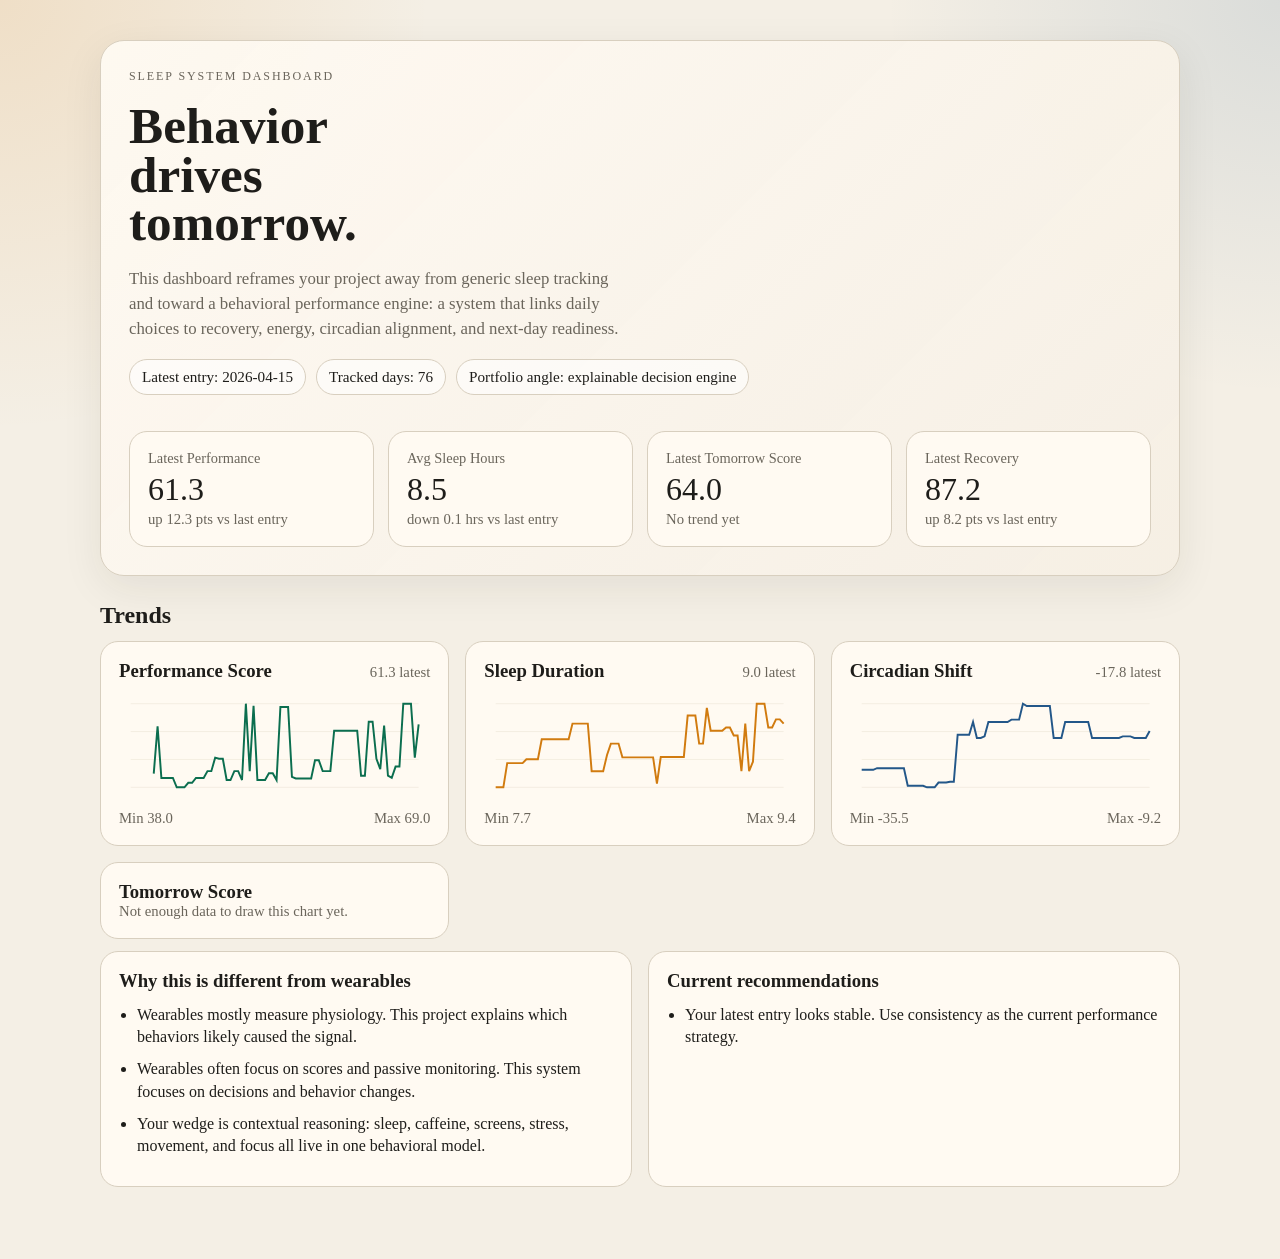
<file: dashboard.html>
<!DOCTYPE html>
<html lang="en">
<head>
  <meta charset="utf-8" />
  <meta name="viewport" content="width=device-width, initial-scale=1" />
  <title>Sleep System Dashboard</title>
  <style>
    :root {
      --bg: #f4efe5;
      --panel: #fffaf2;
      --ink: #1e1d1a;
      --muted: #6a655b;
      --accent: #0b6e4f;
      --accent-2: #d17b0f;
      --accent-3: #235789;
      --line: #d8cfbf;
    }
    * { box-sizing: border-box; }
    body {
      margin: 0;
      font-family: Georgia, "Times New Roman", serif;
      background:
        radial-gradient(circle at top left, rgba(209,123,15,0.14), transparent 24%),
        radial-gradient(circle at top right, rgba(35,87,137,0.12), transparent 22%),
        var(--bg);
      color: var(--ink);
    }
    .wrap {
      max-width: 1120px;
      margin: 0 auto;
      padding: 40px 20px 72px;
    }
    .hero {
      display: grid;
      gap: 18px;
      padding: 28px;
      border: 1px solid var(--line);
      background: linear-gradient(135deg, rgba(255,250,242,0.96), rgba(246,239,228,0.94));
      border-radius: 24px;
      box-shadow: 0 12px 40px rgba(44, 36, 24, 0.08);
    }
    .eyebrow {
      text-transform: uppercase;
      letter-spacing: 0.16em;
      font-size: 12px;
      color: var(--muted);
      margin: 0;
    }
    h1, h2, h3, p { margin: 0; }
    h1 {
      font-size: clamp(2.2rem, 4vw, 4rem);
      line-height: 0.95;
      max-width: 10ch;
    }
    .sub {
      max-width: 60ch;
      color: var(--muted);
      font-size: 1.05rem;
      line-height: 1.5;
    }
    .meta {
      display: flex;
      flex-wrap: wrap;
      gap: 10px;
    }
    .pill {
      border: 1px solid var(--line);
      border-radius: 999px;
      padding: 8px 12px;
      background: rgba(255,255,255,0.6);
      font-size: 0.95rem;
    }
    .stats {
      display: grid;
      grid-template-columns: repeat(auto-fit, minmax(180px, 1fr));
      gap: 14px;
      margin-top: 18px;
    }
    .stat {
      background: var(--panel);
      border: 1px solid var(--line);
      border-radius: 18px;
      padding: 18px;
    }
    .stat .label {
      color: var(--muted);
      font-size: 0.9rem;
      margin-bottom: 6px;
    }
    .stat .value {
      font-size: 2rem;
      line-height: 1;
      margin-bottom: 6px;
    }
    .stat .delta {
      color: var(--muted);
      font-size: 0.92rem;
    }
    .section {
      margin-top: 26px;
    }
    .charts {
      display: grid;
      grid-template-columns: repeat(auto-fit, minmax(280px, 1fr));
      gap: 16px;
      margin-top: 12px;
    }
    .chart-card, .notes {
      border: 1px solid var(--line);
      border-radius: 18px;
      background: var(--panel);
      padding: 18px;
    }
    .chart-head {
      display: flex;
      align-items: baseline;
      justify-content: space-between;
      gap: 12px;
      margin-bottom: 10px;
    }
    .chart-head span, .chart-range, .empty {
      color: var(--muted);
      font-size: 0.92rem;
    }
    .chart-range {
      display: flex;
      justify-content: space-between;
      margin-top: 10px;
    }
    svg {
      width: 100%;
      height: auto;
      display: block;
      overflow: visible;
    }
    .grid {
      stroke: #e9dfd0;
      stroke-width: 1;
    }
    .notes ul {
      margin: 12px 0 0;
      padding-left: 18px;
    }
    .notes li {
      margin-bottom: 10px;
      line-height: 1.4;
    }
    @media (max-width: 640px) {
      .wrap {
        padding: 20px 14px 40px;
      }
      .hero {
        padding: 20px;
      }
    }
  </style>
</head>
<body>
  <main class="wrap">
    <section class="hero">
      <p class="eyebrow">Sleep System Dashboard</p>
      <h1>Behavior drives tomorrow.</h1>
      <p class="sub">
        This dashboard reframes your project away from generic sleep tracking and toward
        a behavioral performance engine: a system that links daily choices to recovery,
        energy, circadian alignment, and next-day readiness.
      </p>
      <div class="meta">
        <span class="pill">Latest entry: 2026-04-15</span>
        <span class="pill">Tracked days: 76</span>
        <span class="pill">Portfolio angle: explainable decision engine</span>
      </div>
      <div class="stats">
        <article class="stat">
          <div class="label">Latest Performance</div>
          <div class="value">61.3</div>
          <div class="delta">up 12.3 pts vs last entry</div>
        </article>
        <article class="stat">
          <div class="label">Avg Sleep Hours</div>
          <div class="value">8.5</div>
          <div class="delta">down 0.1 hrs vs last entry</div>
        </article>
        <article class="stat">
          <div class="label">Latest Tomorrow Score</div>
          <div class="value">64.0</div>
          <div class="delta">No trend yet</div>
        </article>
        <article class="stat">
          <div class="label">Latest Recovery</div>
          <div class="value">87.2</div>
          <div class="delta">up 8.2 pts vs last entry</div>
        </article>
      </div>
    </section>

    <section class="section">
      <h2>Trends</h2>
      <div class="charts">
        
    <div class="chart-card">
      <div class="chart-head">
        <h3>Performance Score</h3>
        <span>61.3 latest</span>
      </div>
      <svg viewBox="0 0 640 220" role="img" aria-label="Performance Score trend line">
        <line x1="24" y1="24.0" x2="616" y2="24.0" class="grid" /><line x1="24" y1="81.3" x2="616" y2="81.3" class="grid" /><line x1="24" y1="138.7" x2="616" y2="138.7" class="grid" /><line x1="24" y1="196.0" x2="616" y2="196.0" class="grid" />
        <polyline fill="none" stroke="#0b6e4f" stroke-width="4" points="71.4,167.7 79.3,70.6 87.1,176.6 95.0,176.6 102.9,176.6 110.8,176.6 118.7,196.0 126.6,196.0 134.5,196.0 142.4,186.6 150.3,186.6 158.2,176.6 166.1,176.6 174.0,176.6 181.9,162.7 189.8,162.7 197.7,135.0 205.5,137.2 213.4,137.2 221.3,181.0 229.2,181.0 237.1,162.7 245.0,162.7 252.9,181.0 260.8,24.0 268.7,162.7 276.6,28.4 284.5,181.0 292.4,181.0 300.3,181.0 308.2,167.1 316.1,167.1 323.9,181.0 331.8,30.7 339.7,30.7 347.6,30.7 355.5,174.4 363.4,177.7 371.3,177.7 379.2,177.7 387.1,177.7 395.0,177.7 402.9,140.5 410.8,140.5 418.7,162.7 426.6,162.7 434.5,162.7 442.3,79.5 450.2,79.5 458.1,79.5 466.0,79.5 473.9,79.5 481.8,79.5 489.7,79.5 497.6,172.1 505.5,172.1 513.4,61.2 521.3,61.2 529.2,137.2 537.1,158.8 545.0,68.9 552.9,172.1 560.7,176.6 568.6,153.3 576.5,153.3 584.4,24.0 592.3,24.0 600.2,24.0 608.1,135.0 616.0,66.7" />
      </svg>
      <div class="chart-range">
        <span>Min 38.0</span>
        <span>Max 69.0</span>
      </div>
    </div>
    
        
    <div class="chart-card">
      <div class="chart-head">
        <h3>Sleep Duration</h3>
        <span>9.0 latest</span>
      </div>
      <svg viewBox="0 0 640 220" role="img" aria-label="Sleep Duration trend line">
        <line x1="24" y1="24.0" x2="616" y2="24.0" class="grid" /><line x1="24" y1="81.3" x2="616" y2="81.3" class="grid" /><line x1="24" y1="138.7" x2="616" y2="138.7" class="grid" /><line x1="24" y1="196.0" x2="616" y2="196.0" class="grid" />
        <polyline fill="none" stroke="#d17b0f" stroke-width="4" points="24.0,196.0 31.9,196.0 39.8,196.0 47.7,146.2 55.6,146.2 63.5,146.2 71.4,146.2 79.3,146.2 87.1,138.3 95.0,138.3 102.9,138.3 110.8,138.3 118.7,97.3 126.6,97.3 134.5,97.3 142.4,97.3 150.3,97.3 158.2,97.3 166.1,97.3 174.0,97.3 181.9,65.0 189.8,65.0 197.7,65.0 205.5,65.0 213.4,65.0 221.3,162.8 229.2,162.8 237.1,162.8 245.0,162.8 252.9,129.5 260.8,106.1 268.7,106.1 276.6,106.1 284.5,134.4 292.4,134.4 300.3,134.4 308.2,134.4 316.1,134.4 323.9,134.4 331.8,134.4 339.7,134.4 347.6,134.4 355.5,188.2 363.4,133.5 371.3,133.5 379.2,133.5 387.1,133.5 395.0,133.5 402.9,133.5 410.8,133.5 418.7,48.4 426.6,48.4 434.5,48.4 442.3,106.1 450.2,106.1 458.1,32.8 466.0,79.7 473.9,79.7 481.8,79.7 489.7,79.7 497.6,72.9 505.5,72.9 513.4,89.5 521.3,89.5 529.2,162.8 537.1,65.0 545.0,162.8 552.9,143.2 560.7,24.0 568.6,24.0 576.5,24.0 584.4,72.9 592.3,72.9 600.2,56.3 608.1,56.3 616.0,65.0" />
      </svg>
      <div class="chart-range">
        <span>Min 7.7</span>
        <span>Max 9.4</span>
      </div>
    </div>
    
        
    <div class="chart-card">
      <div class="chart-head">
        <h3>Circadian Shift</h3>
        <span>-17.8 latest</span>
      </div>
      <svg viewBox="0 0 640 220" role="img" aria-label="Circadian Shift trend line">
        <line x1="24" y1="24.0" x2="616" y2="24.0" class="grid" /><line x1="24" y1="81.3" x2="616" y2="81.3" class="grid" /><line x1="24" y1="138.7" x2="616" y2="138.7" class="grid" /><line x1="24" y1="196.0" x2="616" y2="196.0" class="grid" />
        <polyline fill="none" stroke="#235789" stroke-width="4" points="24.0,160.0 31.9,160.0 39.8,160.0 47.7,160.0 55.6,156.7 63.5,156.7 71.4,156.7 79.3,156.7 87.1,156.7 95.0,156.7 102.9,156.7 110.8,156.7 118.7,192.7 126.6,192.7 134.5,192.7 142.4,192.7 150.3,192.7 158.2,196.0 166.1,196.0 174.0,196.0 181.9,186.2 189.8,186.2 197.7,186.2 205.5,184.5 213.4,184.5 221.3,87.9 229.2,87.9 237.1,87.9 245.0,87.9 252.9,61.7 260.8,94.4 268.7,94.4 276.6,91.2 284.5,61.7 292.4,61.7 300.3,61.7 308.2,61.7 316.1,61.7 323.9,61.7 331.8,56.8 339.7,56.8 347.6,56.8 355.5,24.0 363.4,28.9 371.3,28.9 379.2,28.9 387.1,28.9 395.0,28.9 402.9,28.9 410.8,28.9 418.7,94.4 426.6,94.4 434.5,94.4 442.3,61.7 450.2,61.7 458.1,61.7 466.0,61.7 473.9,61.7 481.8,61.7 489.7,61.7 497.6,94.4 505.5,94.4 513.4,94.4 521.3,94.4 529.2,94.4 537.1,94.4 545.0,94.4 552.9,94.4 560.7,91.2 568.6,91.2 576.5,91.2 584.4,94.4 592.3,94.4 600.2,94.4 608.1,94.4 616.0,80.0" />
      </svg>
      <div class="chart-range">
        <span>Min -35.5</span>
        <span>Max -9.2</span>
      </div>
    </div>
    
        
        <div class="chart-card">
          <h3>Tomorrow Score</h3>
          <p class="empty">Not enough data to draw this chart yet.</p>
        </div>
        
      </div>
    </section>

    <section class="section charts">
      <article class="notes">
        <h3>Why this is different from wearables</h3>
        <ul>
          <li>Wearables mostly measure physiology. This project explains which behaviors likely caused the signal.</li>
          <li>Wearables often focus on scores and passive monitoring. This system focuses on decisions and behavior changes.</li>
          <li>Your wedge is contextual reasoning: sleep, caffeine, screens, stress, movement, and focus all live in one behavioral model.</li>
        </ul>
      </article>
      <article class="notes">
        <h3>Current recommendations</h3>
        <ul>
          <li>Your latest entry looks stable. Use consistency as the current performance strategy.</li>
        </ul>
      </article>
    </section>
  </main>
</body>
</html>
</file>
